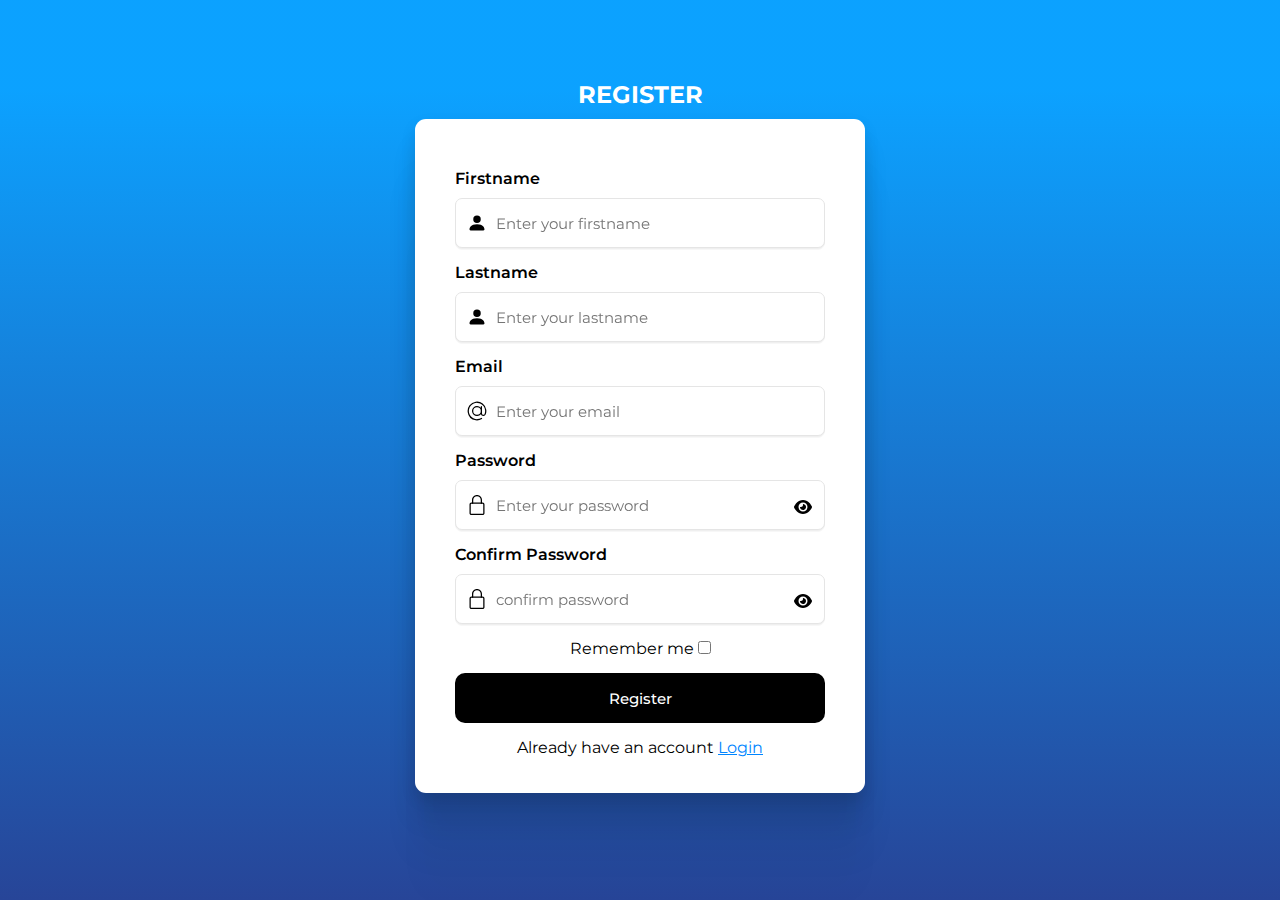
<file: java project/signup.html>
<!DOCTYPE html>
<html lang="en">
<head>
    <meta charset="UTF-8">
    <meta name="viewport" content="width=device-width, initial-scale=1.0">
    <title>Document</title>
    <link rel="preconnect" href="https://fonts.googleapis.com">
    <link rel="preconnect" href="https://fonts.gstatic.com" crossorigin>
    <link href="https://fonts.googleapis.com/css2?family=Montserrat:ital,wght@0,100..900;1,100..900&display=swap" rel="stylesheet">
    <link rel="stylesheet" href="signup.css">
    <link rel="stylesheet" href="login-design.css">
</head>
<body>
    <div class="notification hide-notification">
        Ticket created Sussessfully
      </div>
    <section class="sign-up-wrapper">
        <div class="signup-content">
            <div class="text">
                <h1>REGISTER</h1>
            </div>
                <form id="signupForm" class="form_container">
                <div class="input_container">
                    <label class="input_label" for="First_name">Firstname</label>
                    <svg class="svg" xmlns="http://www.w3.org/2000/svg" width="20" height="20" fill="currentColor" class="bi bi-person-fill" viewBox="0 0 16 16">
                        <path d="M3 14s-1 0-1-1 1-4 6-4 6 3 6 4-1 1-1 1zm5-6a3 3 0 1 0 0-6 3 3 0 0 0 0 6"></path>
                      </svg>
                    <input placeholder="Enter your firstname" type="text" class="input_field" title="input-name"required>
                </div>
                <div class="input_container">
                    <label class="input_label" for="Last_name">Lastname</label>
                    <svg  class="svg" xmlns="http://www.w3.org/2000/svg" width="20" height="20" fill="currentColor" class="bi bi-person-fill" viewBox="0 0 16 16">
                        <path d="M3 14s-1 0-1-1 1-4 6-4 6 3 6 4-1 1-1 1zm5-6a3 3 0 1 0 0-6 3 3 0 0 0 0 6"></path>
                      </svg>
                    <input placeholder="Enter your lastname" type="text" class="input_field" title="input-name"required>
                </div>
                <div class="input_container">
                    <label class="input_label" for="Email">Email</label>
                    <svg class="svg" height="20" viewBox="0 0 32 32" width="20" xmlns="http://www.w3.org/2000/svg">
                        <g id="Layer_3" data-name="Layer 3">
                          <path d="m30.853 13.87a15 15 0 0 0 -29.729 4.082 15.1 15.1 0 0 0 12.876 12.918 15.6 15.6 0 0 0 2.016.13 14.85 14.85 0 0 0 7.715-2.145 1 1 0 1 0 -1.031-1.711 13.007 13.007 0 1 1 5.458-6.529 2.149 2.149 0 0 1 -4.158-.759v-10.856a1 1 0 0 0 -2 0v1.726a8 8 0 1 0 .2 10.325 4.135 4.135 0 0 0 7.83.274 15.2 15.2 0 0 0 .823-7.455zm-14.853 8.13a6 6 0 1 1 6-6 6.006 6.006 0 0 1 -6 6z"></path>
                        </g>
                      </svg>
                    <input placeholder="Enter your email" type="text" class="input_field" title="input-name" required>
                </div>
                <div class="input_container">
                    <label class="input_label" for="password">Password</label>
                    <svg  class="svg" height="20" viewBox="-64 0 512 512" width="20" xmlns="http://www.w3.org/2000/svg">
                        <path d="m336 512h-288c-26.453125 0-48-21.523438-48-48v-224c0-26.476562 21.546875-48 48-48h288c26.453125 0 48 21.523438 48 48v224c0 26.476562-21.546875 48-48 48zm-288-288c-8.8125 0-16 7.167969-16 16v224c0 8.832031 7.1875 16 16 16h288c8.8125 0 16-7.167969 16-16v-224c0-8.832031-7.1875-16-16-16zm0 0"></path>
                        <path d="m304 224c-8.832031 0-16-7.167969-16-16v-80c0-52.929688-43.070312-96-96-96s-96 43.070312-96 96v80c0 8.832031-7.167969 16-16 16s-16-7.167969-16-16v-80c0-70.59375 57.40625-128 128-128s128 57.40625 128 128v80c0 8.832031-7.167969 16-16 16zm0 0"></path>
                      </svg>
                      <svg class="password-icon svg2" viewBox="0 0 576 512" height="1em" xmlns="http://www.w3.org/2000/svg">
                      <path d="M288 32c-80.8 0-145.5 36.8-192.6 80.6C48.6 156 17.3 208 2.5 243.7c-3.3 7.9-3.3 16.7 0 24.6C17.3 304 48.6 356 95.4 399.4C142.5 443.2 207.2 480 288 480s145.5-36.8 192.6-80.6c46.8-43.5 78.1-95.4 93-131.1c3.3-7.9 3.3-16.7 0-24.6c-14.9-35.7-46.2-87.7-93-131.1C433.5 68.8 368.8 32 288 32zM144 256a144 144 0 1 1 288 0 144 144 0 1 1 -288 0zm144-64c0 35.3-28.7 64-64 64c-7.1 0-13.9-1.2-20.3-3.3c-5.5-1.8-11.9 1.6-11.7 7.4c.3 6.9 1.3 13.8 3.2 20.7c13.7 51.2 66.4 81.6 117.6 67.9s81.6-66.4 67.9-117.6c-11.1-41.5-47.8-69.4-88.6-71.1c-5.8-.2-9.2 6.1-7.4 11.7c2.1 6.4 3.3 13.2 3.3 20.3z"></path>
                    </svg>
                    <input placeholder="Enter your password" type="text" id="password-input" class="input_field" title="input-name"required>
                </div>
                <div class="input_container">
                    <label class="input_label" for="confirm password">Confirm Password</label>
                    <svg class="svg" height="20" viewBox="-64 0 512 512" width="20" xmlns="http://www.w3.org/2000/svg">
                        <path d="m336 512h-288c-26.453125 0-48-21.523438-48-48v-224c0-26.476562 21.546875-48 48-48h288c26.453125 0 48 21.523438 48 48v224c0 26.476562-21.546875 48-48 48zm-288-288c-8.8125 0-16 7.167969-16 16v224c0 8.832031 7.1875 16 16 16h288c8.8125 0 16-7.167969 16-16v-224c0-8.832031-7.1875-16-16-16zm0 0"></path>
                        <path d="m304 224c-8.832031 0-16-7.167969-16-16v-80c0-52.929688-43.070312-96-96-96s-96 43.070312-96 96v80c0 8.832031-7.167969 16-16 16s-16-7.167969-16-16v-80c0-70.59375 57.40625-128 128-128s128 57.40625 128 128v80c0 8.832031-7.167969 16-16 16zm0 0"></path>
                      </svg>
                      <svg class="confirm-password-icon svg2" viewBox="0 0 576 512" height="1em" xmlns="http://www.w3.org/2000/svg">
                        <path d="M288 32c-80.8 0-145.5 36.8-192.6 80.6C48.6 156 17.3 208 2.5 243.7c-3.3 7.9-3.3 16.7 0 24.6C17.3 304 48.6 356 95.4 399.4C142.5 443.2 207.2 480 288 480s145.5-36.8 192.6-80.6c46.8-43.5 78.1-95.4 93-131.1c3.3-7.9 3.3-16.7 0-24.6c-14.9-35.7-46.2-87.7-93-131.1C433.5 68.8 368.8 32 288 32zM144 256a144 144 0 1 1 288 0 144 144 0 1 1 -288 0zm144-64c0 35.3-28.7 64-64 64c-7.1 0-13.9-1.2-20.3-3.3c-5.5-1.8-11.9 1.6-11.7 7.4c.3 6.9 1.3 13.8 3.2 20.7c13.7 51.2 66.4 81.6 117.6 67.9s81.6-66.4 67.9-117.6c-11.1-41.5-47.8-69.4-88.6-71.1c-5.8-.2-9.2 6.1-7.4 11.7c2.1 6.4 3.3 13.2 3.3 20.3z"></path>
                      </svg>
                    <input placeholder="confirm password" type="text" id="confirm-password-input"class="input_field" title="input-name"required>
                </div>
                <div class="check">
                    <label for="check">Remember me</label>
                    <input type="checkbox">
                </div>
                 <button class="reg-btn" type="submit" style="color: white; font-size: 15px; font-weight: 500;">Register</button>
                 <div class="loading hide">
                    <span></span>
                    <span></span>
                    <span></span>
                    <span></span>
                    <span></span>
                  </div>
                 <p>Already have an account <a href="Index.html" style="color: #0085ff; text-decoration: underline;">Login</a></p>
            </form>
        </div>
    </section>
    <script src="signup.js"></script>
</body>
</html>
</file>
<file: java project/signup.css>
*{
    margin: 0;
    padding: 0;
    box-sizing: border-box;
    font-family: "Montserrat", sans-serif;
}
.sign-up-wrapper{
    width: 100%;
    min-height: 100vh;
    background: linear-gradient(rgba(0, 157, 255, 0.951)10%,rgb(39, 69, 152));
}
.signup-content{
    display: flex;
    align-items: center;
    justify-content: center;
    padding: 80px 0;
    flex-direction: column;
    gap: 10px;
}
img, svg {
    vertical-align: middle;
}
.form_container{
    width: 450px;
    max-width: 86%;
    margin: 0 auto;
    height: fit-content;
    display: flex;
    flex-direction: column;
    align-items: center;
    justify-content: center;
    gap: 15px;
    padding: 50px 40px 20px 40px;
    background-color: #ffffff;
    box-shadow: 0px 106px 42px rgba(0, 0, 0, 0.01), 0px 59px 36px rgba(0, 0, 0, 0.05), 0px 26px 26px rgba(0, 0, 0, 0.09), 0px 7px 15px rgba(0, 0, 0, 0.1), 0px 0px 0px rgba(0, 0, 0, 0.1);
    border-radius: 11px;
    font-family: "Inter", sans-serif;
}
.input_container{
    position: relative;
    width: 100%;
    height: fit-content;
    display: flex;
    flex-direction: column;
    gap: 10px;
}
.input_label{
    font-size: 16px;
    color: black;
    font-weight: 600;
}
.input_field{
    width: auto;
    height: 50px;
    border-radius: 7px;
    outline: none;
    padding: 0 0 0 40px;
    border: 1px solid #e5e5e5;
    font-size: 15px;
    font-weight: 400;
    filter: drop-shadow(0px 1px 0px #efefef) drop-shadow(0px 1px 0.5px rgba(239, 239, 239, 0.5))
}
.input_field:focus{
    border: 1px solid #0085ff;
    background-color: transparent;
}
p{
    margin-top: 0;
    margin-bottom: 1rem;
}
.svg{
        width: 20px;
        position: absolute;
        z-index: 99;
        left: 12px;
        bottom: 15px;
    }
.svg2{
    width: 20px;
    position: absolute;
    z-index: 99;
    right: 12px;
    bottom: 15px;
}
.reg-btn{
    width: 100%;
    display:flex;
    align-items: center;
    justify-content: center;
    height: 50px;
    background-color: black;
    border: none;
    border-radius: 10px;
}
.reg-btn:hover{
    cursor: pointer;
}
.text h1{
    color: white;
    font-weight: 700;
    font-size: calc(1.275rem + .3vw) ;
}
</file>
<file: java project/login-design.css>
.loading {
    --speed-of-animation: 0.9s;
    --gap: 6px;
    --first-color: #4c86f9;
    --second-color: #49a84c;
    --third-color: #f6bb02;
    --fourth-color: #f6bb02;
    --fifth-color: #2196f3;
    display: flex;
    justify-content: center;
    align-items: center;
    width: 40px;
    gap: 6px;
    height: 40px;
  }
  
  .loading span {
    width: 4px;
    height: 30px;
    background: var(--first-color);
    animation: scale var(--speed-of-animation) ease-in-out infinite;
  }
  
  .loading span:nth-child(2) {
    background: var(--second-color);
    animation-delay: -0.8s;
  }
  
  .loading span:nth-child(3) {
    background: var(--third-color);
    animation-delay: -0.7s;
  }
  
  .loading span:nth-child(4) {
    background: var(--fourth-color);
    animation-delay: -0.6s;
  }
  
  .loading span:nth-child(5) {
    background: var(--fifth-color);
    animation-delay: -0.5s;
  }
  
  @keyframes scale {
    0%,
    40%,
    100% {
      transform: scaleY(0.05);
    }
  
    20% {
      transform: scaleY(1);
    }
  }
  
  .hide {
    display: none;
  }
  
  /* notification */
  
  .notification {
    background-image: linear-gradient(
      90deg,
      #f77f00,
      #bde0fe
    ); /* Set the gradient as the background image */
    width: 220px;
    height: 50px;
    border-radius: 6px;
    position: fixed;
    top: 62px;
    right: 20px;
    z-index: 402;
    font-weight: 500;
    display: flex;
    align-items: center;
    justify-content: center;
    color: #160c0c;
    transition: all 700ms ease;
  }
  
  .hide-notification {
    transform: translateX(120%);
    opacity: 0;
  }
  
  /* bootom */
  
  .bottom-ten {
    bottom: 18px;
  }
  
  .custom-btn:active {
    transform: translateY(2px);
  }
  
  /* account */
  
  .user-account {
    display: flex;
    flex-wrap: wrap;
    gap: 5px;
    cursor: pointer;
  }
  
  @media (max-width: 450px) {
    .header {
      padding-bottom: 10px;
    }
    .user-account {
      flex-direction: column;
      align-items: center;
      margin-top: 15px;
    }
  }
  
  .welcome-message {
    font-size: 0.9rem;
    font-weight: 600;
    margin-top: 5px;
  }
  
  .account-info {
    width: 160px;
    background-color: #fff;
    border-radius: 4px;
    padding: 20px;
    display: flex;
    align-items: center;
    justify-content: center;
    position: fixed;
    top: 60px;
    right: 8%;
    transform: translateY(20px);
    transition: all 200ms ease;
    opacity: 0;
    z-index: -10;
  }
</file>
